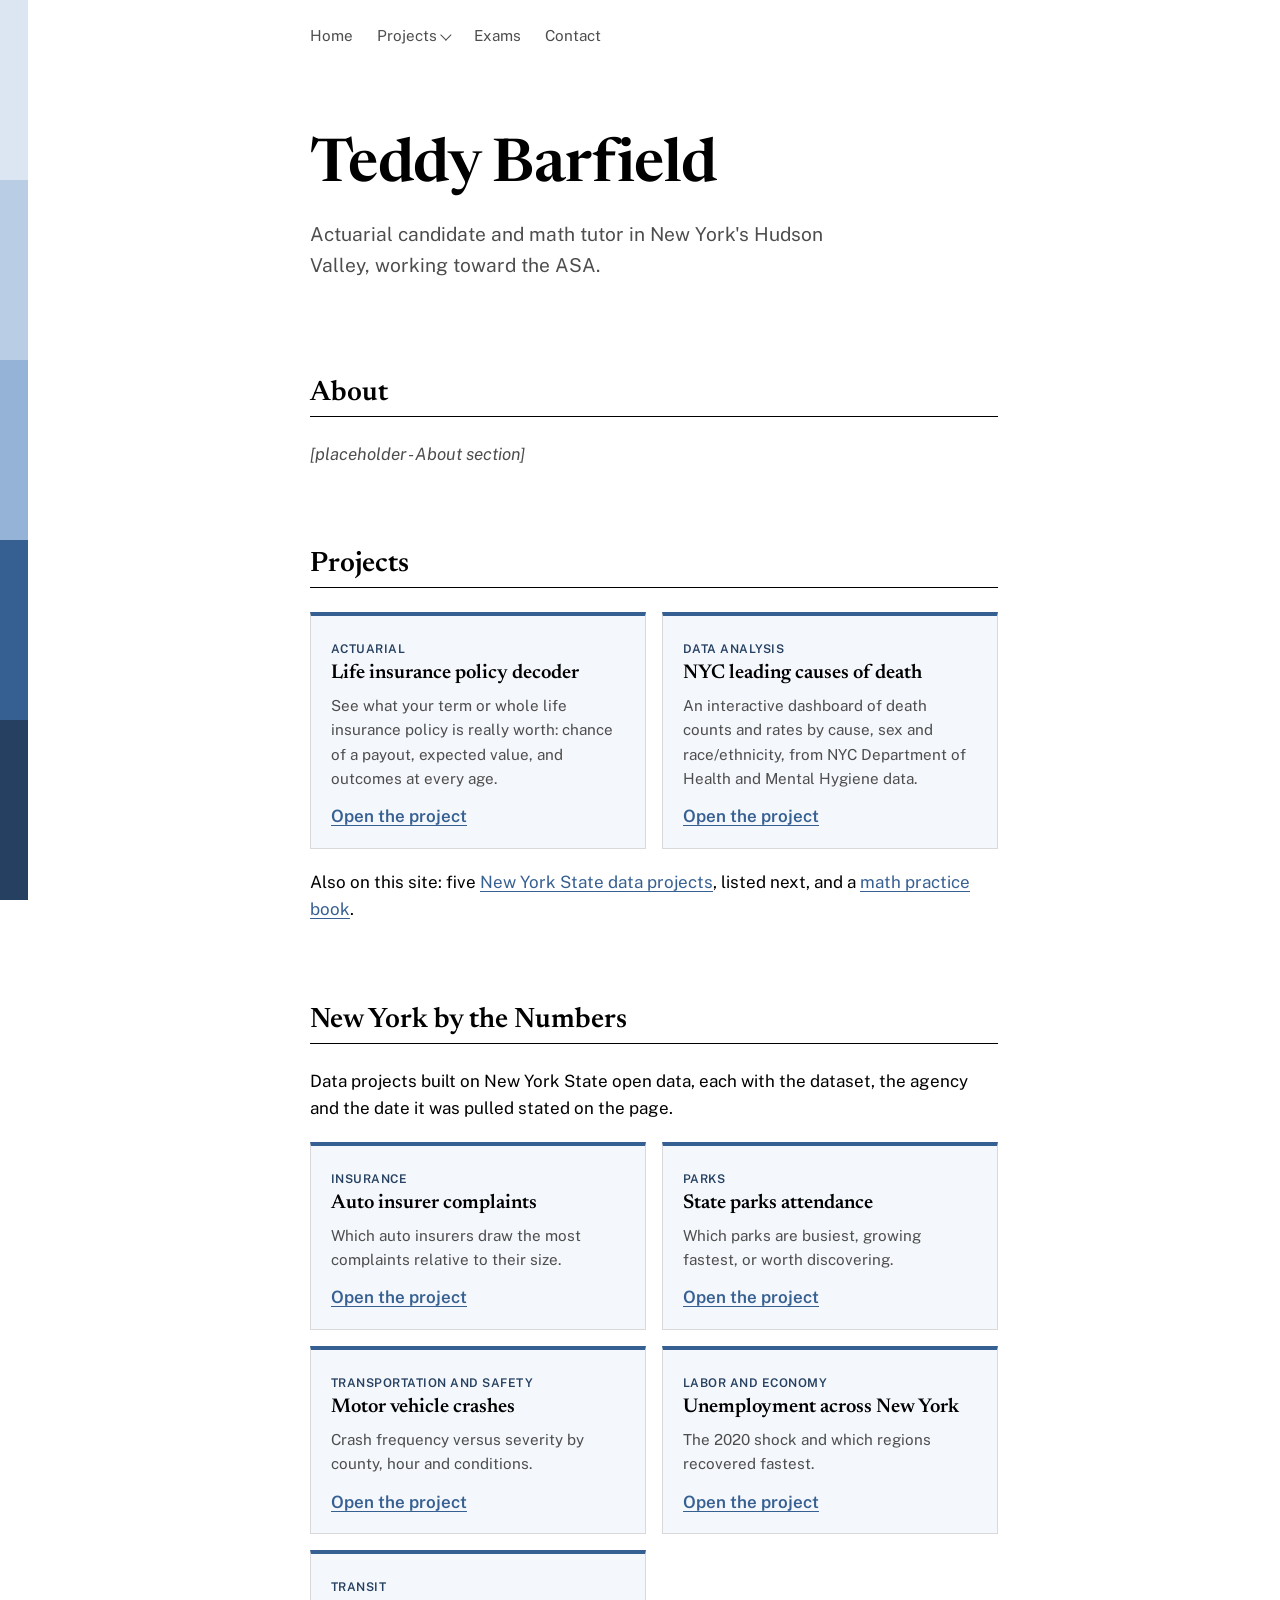
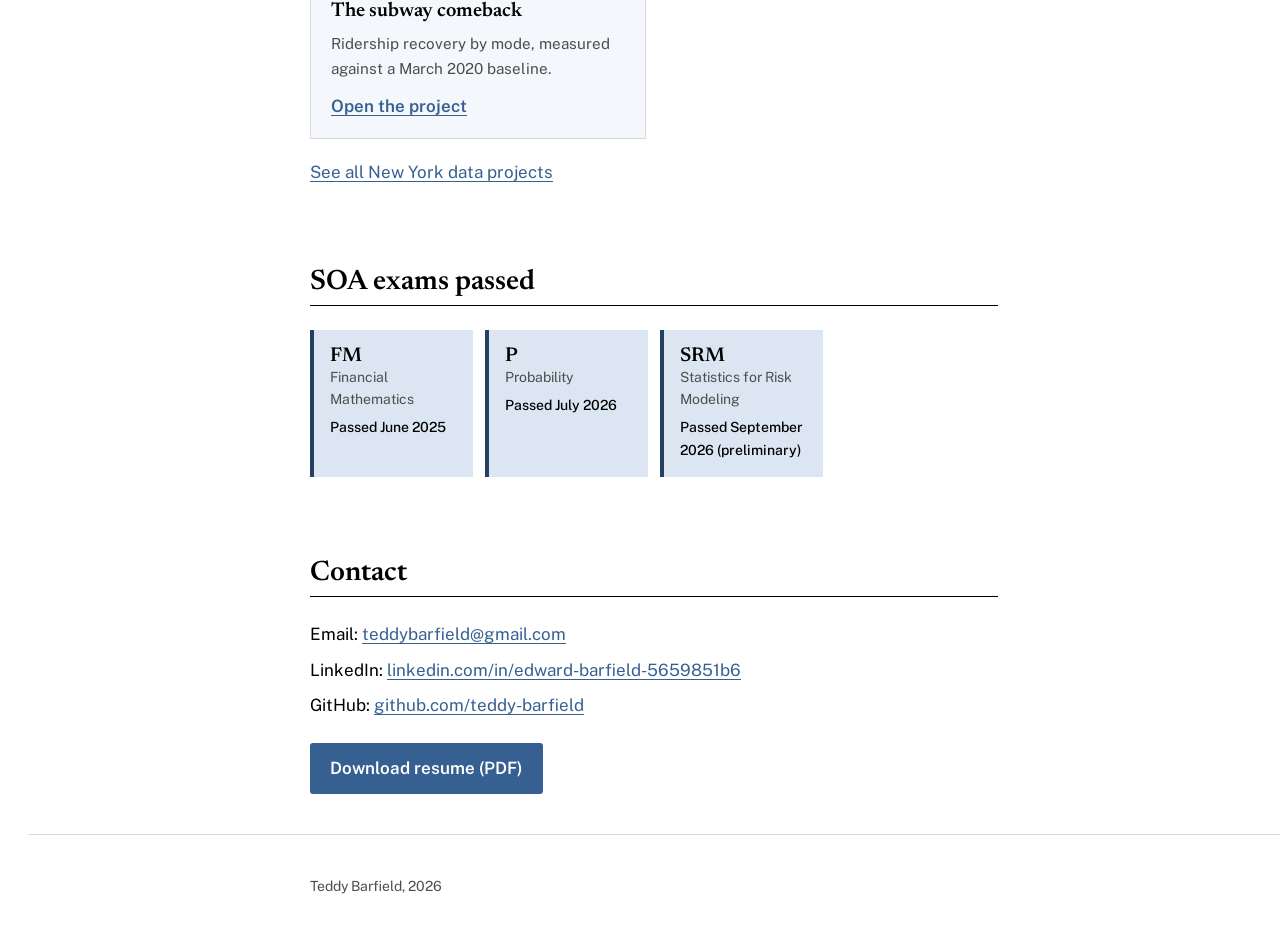
<file: index.html>
<!DOCTYPE html>
<html lang="en">
<head>
  <meta charset="UTF-8">
  <meta name="viewport" content="width=device-width, initial-scale=1">
  <title>Teddy Barfield — Actuarial Portfolio</title>
  <link rel="preconnect" href="https://fonts.googleapis.com">
  <link rel="preconnect" href="https://fonts.gstatic.com" crossorigin>
  <link href="https://fonts.googleapis.com/css2?family=Newsreader:ital,opsz,wght@0,6..72,400;0,6..72,600;1,6..72,400&family=Public+Sans:wght@400;500;600&display=swap" rel="stylesheet">
  <link rel="stylesheet" href="style.css">
  <link rel="stylesheet" href="assets/css/projects.css">
</head>
<body>

  <nav aria-label="Main">
    <div class="wrap">
      <a href="index.html">Home</a>
      <div class="menu">
        <button class="menu-toggle" aria-expanded="false" aria-controls="projects-menu">Projects</button>
        <!-- EDIT: add a <li> for each project page. Group headings are optional. -->
        <ul class="menu-list" id="projects-menu" hidden>
          <li class="group">Actuarial</li>
          <li><a href="projects/term-life-decoder.html">Life insurance policy decoder</a></li>
          <li class="group">Data analysis</li>
          <li><a href="projects/nyc-causes-of-death.html">NYC leading causes of death</a></li>
          <li class="group">New York data</li>
          <li><a href="projects/ny-data/index.html">New York by the Numbers</a></li>
          <li><a href="projects/auto-complaints.html">Auto insurer complaints</a></li>
          <li><a href="projects/state-parks.html">State parks attendance</a></li>
          <li><a href="projects/motor-vehicle-crashes.html">Motor vehicle crashes</a></li>
          <li><a href="projects/unemployment.html">Unemployment across NY</a></li>
          <li><a href="projects/subway-comeback.html">The subway comeback</a></li>
          <li class="group">Teaching</li>
          <li><a href="projects/math-practice-book.html">Math practice book</a></li>
        </ul>
      </div>
      <a href="index.html#exams">Exams</a>
      <a href="index.html#contact">Contact</a>
    </div>
  </nav>

  <header>
    <div class="wrap">
      <h1>Teddy Barfield</h1>
      <p class="lede">Actuarial candidate and math tutor in New York's Hudson Valley, working toward the ASA.</p>
    </div>
  </header>

  <main>
    <section id="about">
      <div class="wrap">
        <h2>About</h2>
        <p class="placeholder">[placeholder - About section]</p>
        <!-- EDIT: replace the line above with your own text, and remove class="placeholder" -->
      </div>
    </section>

    <!-- Every project on the site is listed on this page, in the order of the Projects menu.
         When a project is added, add it here, to the Projects menu on every page, and (for a New York data project) to the hub. -->
    <section id="projects">
      <div class="wrap">
        <h2>Projects</h2>
        <ul class="cards">
          <li class="card">
            <span class="tag">Actuarial</span>
            <h3>Life insurance policy decoder</h3>
            <p>See what your term or whole life insurance policy is really worth: chance of a payout, expected value, and outcomes at every age.</p>
            <a class="card-link" href="projects/term-life-decoder.html">Open the project</a>
          </li>
          <li class="card">
            <span class="tag">Data analysis</span>
            <h3>NYC leading causes of death</h3>
            <p>An interactive dashboard of death counts and rates by cause, sex and race/ethnicity, from NYC Department of Health and Mental Hygiene data.</p>
            <a class="card-link" href="projects/nyc-causes-of-death.html">Open the project</a>
          </li>
        </ul>
        <p class="cards-more">Also on this site: five <a href="#ny-data">New York State data projects</a>, listed next, and a <a href="projects/math-practice-book.html">math practice book</a>.</p>
      </div>
    </section>

    <section id="ny-data">
      <div class="wrap">
        <h2>New York by the Numbers</h2>
        <p>Data projects built on New York State open data, each with the dataset, the agency and the date it was pulled stated on the page.</p>
        <!-- Card order matches the Projects menu and the hub: complaints, parks, crashes, unemployment, subway. -->
        <ul class="cards" style="margin-top:1.25rem">
          <li class="card">
            <span class="tag">Insurance</span>
            <h3>Auto insurer complaints</h3>
            <p>Which auto insurers draw the most complaints relative to their size.</p>
            <a class="card-link" href="projects/auto-complaints.html">Open the project</a>
          </li>
          <li class="card">
            <span class="tag">Parks</span>
            <h3>State parks attendance</h3>
            <p>Which parks are busiest, growing fastest, or worth discovering.</p>
            <a class="card-link" href="projects/state-parks.html">Open the project</a>
          </li>
          <li class="card">
            <span class="tag">Transportation and safety</span>
            <h3>Motor vehicle crashes</h3>
            <p>Crash frequency versus severity by county, hour and conditions.</p>
            <a class="card-link" href="projects/motor-vehicle-crashes.html">Open the project</a>
          </li>
          <li class="card">
            <span class="tag">Labor and economy</span>
            <h3>Unemployment across New York</h3>
            <p>The 2020 shock and which regions recovered fastest.</p>
            <a class="card-link" href="projects/unemployment.html">Open the project</a>
          </li>
          <li class="card">
            <span class="tag">Transit</span>
            <h3>The subway comeback</h3>
            <p>Ridership recovery by mode, measured against a March 2020 baseline.</p>
            <a class="card-link" href="projects/subway-comeback.html">Open the project</a>
          </li>
        </ul>
        <p class="cards-more"><a href="projects/ny-data/index.html">See all New York data projects</a></p>
      </div>
    </section>

    <section id="exams">
      <div class="wrap">
        <h2>SOA exams passed</h2>
        <!-- EDIT: copy an <li> when you pass another exam -->
        <ul class="exams">
          <li><strong>FM</strong><span>Financial Mathematics</span><span class="date">Passed June 2025</span></li>
          <li><strong>P</strong><span>Probability</span><span class="date">Passed July 2026</span></li>
          <li><strong>SRM</strong><span>Statistics for Risk Modeling</span><span class="date">Passed September 2026 (preliminary)</span></li>
        </ul>
      </div>
    </section>

    <section id="contact">
      <div class="wrap">
        <h2>Contact</h2>
        <ul class="contact-list">
          <li>Email: <a href="mailto:teddybarfield@gmail.com">teddybarfield@gmail.com</a></li>
          <li>LinkedIn: <a href="https://www.linkedin.com/in/edward-barfield-5659851b6">linkedin.com/in/edward-barfield-5659851b6</a></li>
          <li>GitHub: <a href="https://github.com/teddy-barfield">github.com/teddy-barfield</a></li>
        </ul>
        <!-- EDIT: upload your resume to files/resume.pdf -->
        <a class="button" href="files/resume.pdf">Download resume (PDF)</a>
      </div>
    </section>
  </main>

  <footer>
    <div class="wrap">Teddy Barfield, 2026</div>
  </footer>

  <script src="menu.js"></script>
</body>
</html>
</file>
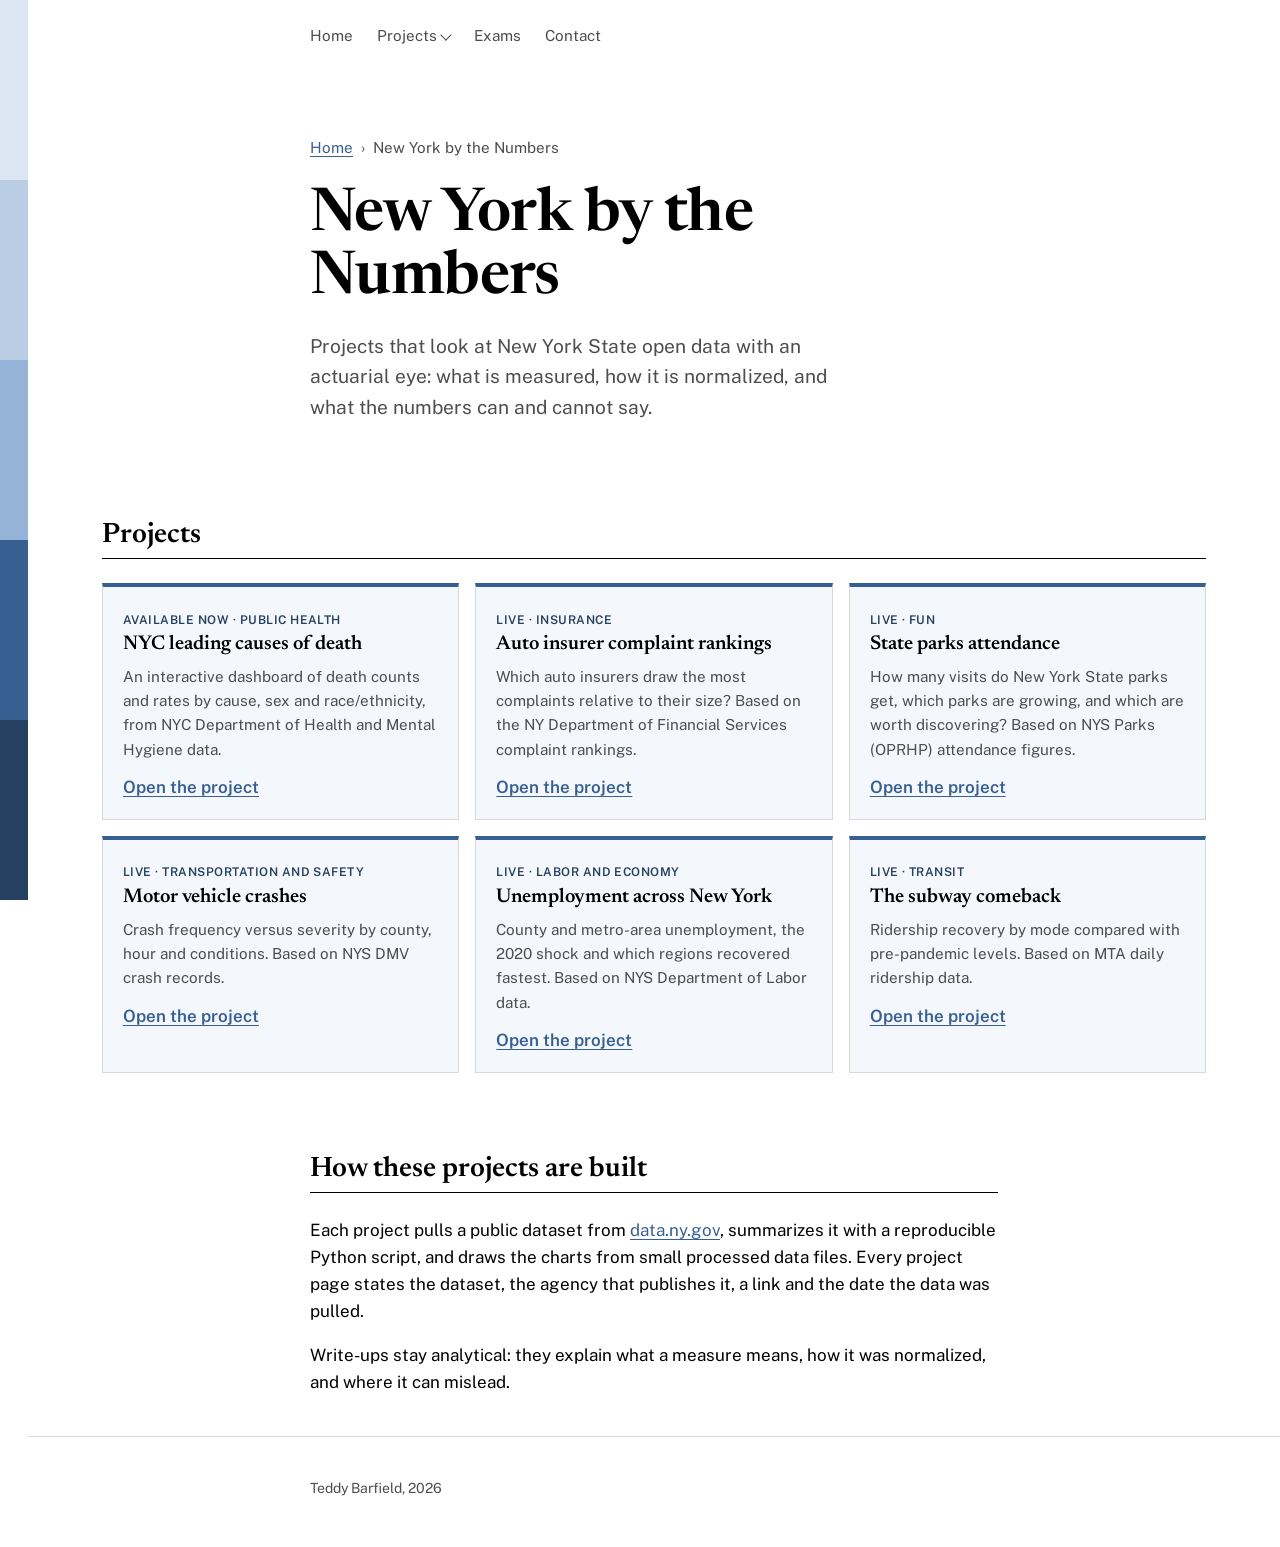
<file: projects/ny-data/index.html>
<!DOCTYPE html>
<html lang="en">
<head>
  <meta charset="UTF-8">
  <meta name="viewport" content="width=device-width, initial-scale=1">
  <title>New York by the Numbers — Teddy Barfield</title>
  <meta name="description" content="A hub for data projects built on New York State open data: insurance complaints, state parks, traffic crashes, unemployment and subway ridership.">
  <link rel="canonical" href="https://teddy-barfield.github.io/projects/ny-data/">
  <meta property="og:type" content="website">
  <meta property="og:site_name" content="Teddy Barfield">
  <meta property="og:title" content="New York by the Numbers — Teddy Barfield">
  <meta property="og:description" content="A hub for data projects built on New York State open data: insurance complaints, state parks, traffic crashes, unemployment and subway ridership.">
  <meta property="og:url" content="https://teddy-barfield.github.io/projects/ny-data/">
  <meta property="og:image" content="https://teddy-barfield.github.io/assets/img/og-ny-data.png">
  <meta property="og:image:type" content="image/png">
  <meta property="og:image:width" content="1200">
  <meta property="og:image:height" content="630">
  <meta property="og:image:alt" content="Title card for New York by the Numbers, listing the six projects on the hub.">
  <meta name="twitter:card" content="summary_large_image">
  <meta name="twitter:title" content="New York by the Numbers — Teddy Barfield">
  <meta name="twitter:description" content="A hub for data projects built on New York State open data: insurance complaints, state parks, traffic crashes, unemployment and subway ridership.">
  <meta name="twitter:image" content="https://teddy-barfield.github.io/assets/img/og-ny-data.png">
  <meta name="twitter:image:alt" content="Title card for New York by the Numbers, listing the six projects on the hub.">
  <link rel="preconnect" href="https://fonts.googleapis.com">
  <link rel="preconnect" href="https://fonts.gstatic.com" crossorigin>
  <link href="https://fonts.googleapis.com/css2?family=Newsreader:ital,opsz,wght@0,6..72,400;0,6..72,600;1,6..72,400&family=Public+Sans:wght@400;500;600&display=swap" rel="stylesheet">
  <link rel="stylesheet" href="../../style.css">
  <link rel="stylesheet" href="../../assets/css/projects.css">
  <style>
    /* Six cards: three per row on a wide screen (two even rows, and room for the longest tag on one line) */
    @media(min-width:900px){.cards{grid-template-columns:repeat(3,minmax(0,1fr))}}
  </style>
</head>
<body>

  <nav aria-label="Main">
    <div class="wrap">
      <a href="../../index.html">Home</a>
      <div class="menu">
        <button class="menu-toggle" aria-expanded="false" aria-controls="projects-menu">Projects</button>
        <ul class="menu-list" id="projects-menu" hidden>
          <li class="group">Actuarial</li>
          <li><a href="../../projects/term-life-decoder.html">Life insurance policy decoder</a></li>
          <li class="group">Data analysis</li>
          <li><a href="../../projects/nyc-causes-of-death.html">NYC leading causes of death</a></li>
          <li class="group">New York data</li>
          <li><a href="../../projects/ny-data/index.html">New York by the Numbers</a></li>
          <li><a href="../../projects/auto-complaints.html">Auto insurer complaints</a></li>
          <li><a href="../../projects/state-parks.html">State parks attendance</a></li>
          <li><a href="../../projects/motor-vehicle-crashes.html">Motor vehicle crashes</a></li>
          <li><a href="../../projects/unemployment.html">Unemployment across NY</a></li>
          <li><a href="../../projects/subway-comeback.html">The subway comeback</a></li>
          <li class="group">Teaching</li>
          <li><a href="../../projects/math-practice-book.html">Math practice book</a></li>
        </ul>
      </div>
      <a href="../../index.html#exams">Exams</a>
      <a href="../../index.html#contact">Contact</a>
    </div>
  </nav>

  <header>
    <div class="wrap">
      <nav class="crumbs" aria-label="Breadcrumb">
        <ol>
          <li><a href="../../index.html">Home</a></li>
          <li aria-current="page">New York by the Numbers</li>
        </ol>
      </nav>
      <h1 style="margin-top:1.5rem">New York by the Numbers</h1>
      <p class="lede">Projects that look at New York State open data with an actuarial eye: what is measured, how it is normalized, and what the numbers can and cannot say.</p>
    </div>
  </header>

  <main>
    <section>
      <div class="wrap-wide">
        <h2>Projects</h2>
        <ul class="cards">
          <li class="card">
            <span class="tag">Available now · Public health</span>
            <h3>NYC leading causes of death</h3>
            <p>An interactive dashboard of death counts and rates by cause, sex and race/ethnicity, from NYC Department of Health and Mental Hygiene data.</p>
            <a class="card-link" href="../nyc-causes-of-death.html">Open the project</a>
          </li>
          <li class="card">
            <span class="tag">Live · Insurance</span>
            <h3>Auto insurer complaint rankings</h3>
            <p>Which auto insurers draw the most complaints relative to their size? Based on the NY Department of Financial Services complaint rankings.</p>
            <a class="card-link" href="../auto-complaints.html">Open the project</a>
          </li>
          <li class="card">
            <span class="tag">Live · Fun</span>
            <h3>State parks attendance</h3>
            <p>How many visits do New York State parks get, which parks are growing, and which are worth discovering? Based on NYS Parks (OPRHP) attendance figures.</p>
            <a class="card-link" href="../state-parks.html">Open the project</a>
          </li>
          <li class="card">
            <span class="tag">Live · Transportation and safety</span>
            <h3>Motor vehicle crashes</h3>
            <p>Crash frequency versus severity by county, hour and conditions. Based on NYS DMV crash records.</p>
            <a class="card-link" href="../motor-vehicle-crashes.html">Open the project</a>
          </li>
          <li class="card">
            <span class="tag">Live · Labor and economy</span>
            <h3>Unemployment across New York</h3>
            <p>County and metro-area unemployment, the 2020 shock and which regions recovered fastest. Based on NYS Department of Labor data.</p>
            <a class="card-link" href="../unemployment.html">Open the project</a>
          </li>
          <li class="card">
            <span class="tag">Live · Transit</span>
            <h3>The subway comeback</h3>
            <p>Ridership recovery by mode compared with pre-pandemic levels. Based on MTA daily ridership data.</p>
            <a class="card-link" href="../subway-comeback.html">Open the project</a>
          </li>
        </ul>
      </div>
    </section>

    <section>
      <div class="wrap">
        <h2>How these projects are built</h2>
        <div class="prose">
          <p>Each project pulls a public dataset from <a href="https://data.ny.gov">data.ny.gov</a>, summarizes it with a reproducible Python script, and draws the charts from small processed data files. Every project page states the dataset, the agency that publishes it, a link and the date the data was pulled.</p>
          <p>Write-ups stay analytical: they explain what a measure means, how it was normalized, and where it can mislead.</p>
        </div>
      </div>
    </section>
  </main>

  <footer>
    <div class="wrap">Teddy Barfield, 2026</div>
  </footer>

  <script src="../../menu.js"></script>
</body>
</html>
</file>
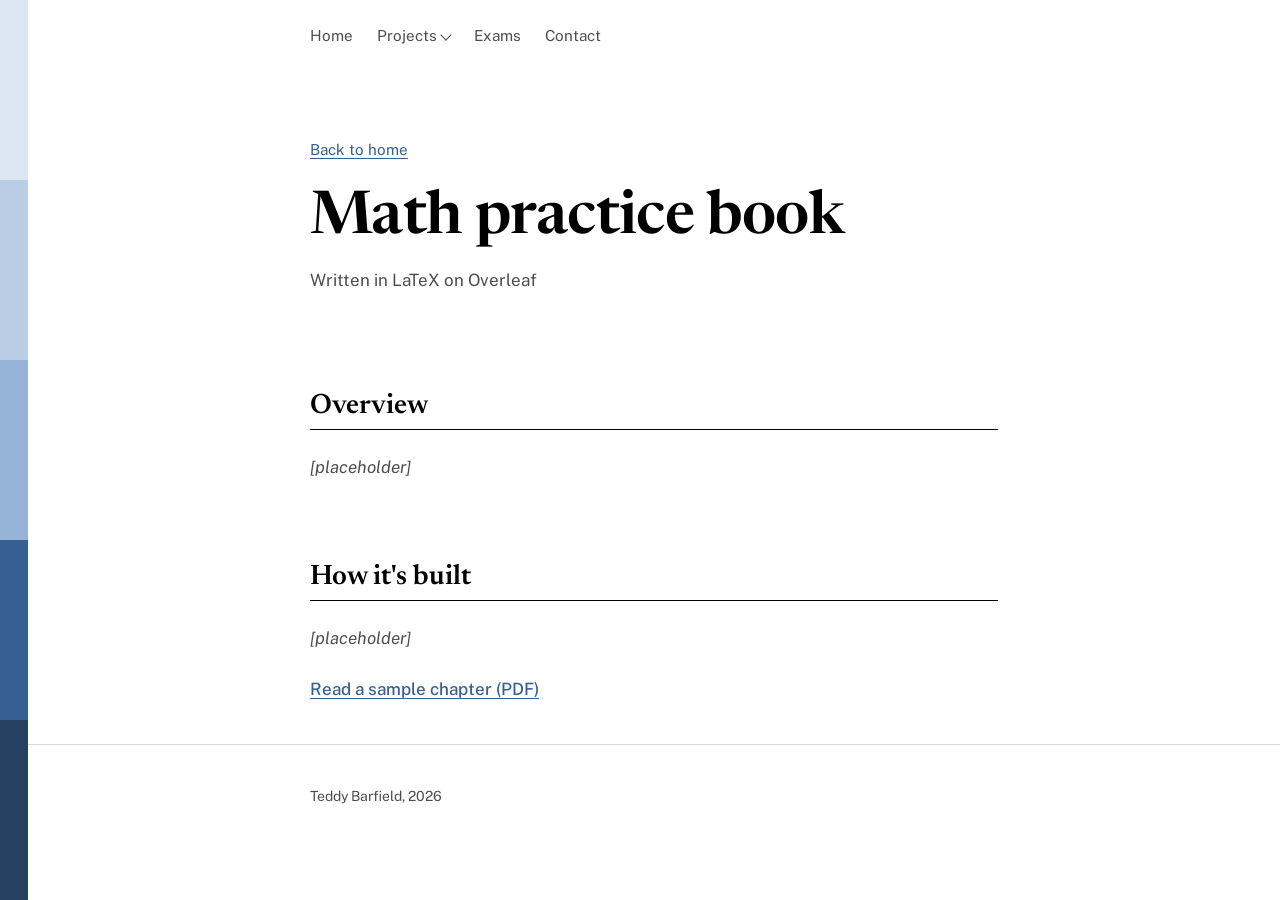
<file: projects/math-practice-book.html>
<!DOCTYPE html>
<html lang="en">
<head>
  <meta charset="UTF-8">
  <meta name="viewport" content="width=device-width, initial-scale=1">
  <title>Math practice book — Teddy Barfield</title>
  <link rel="preconnect" href="https://fonts.googleapis.com">
  <link rel="preconnect" href="https://fonts.gstatic.com" crossorigin>
  <link href="https://fonts.googleapis.com/css2?family=Newsreader:ital,opsz,wght@0,6..72,400;0,6..72,600;1,6..72,400&family=Public+Sans:wght@400;500;600&display=swap" rel="stylesheet">
  <link rel="stylesheet" href="../style.css">
</head>
<body>

  <nav aria-label="Main">
    <div class="wrap">
      <a href="../index.html">Home</a>
      <div class="menu">
        <button class="menu-toggle" aria-expanded="false" aria-controls="projects-menu">Projects</button>
        <!-- EDIT: add a <li> for each project page. Group headings are optional. -->
        <ul class="menu-list" id="projects-menu" hidden>
          <li class="group">Actuarial</li>
          <li><a href="../projects/term-life-decoder.html">Life insurance policy decoder</a></li>
          <li class="group">Data analysis</li>
          <li><a href="../projects/nyc-causes-of-death.html">NYC leading causes of death</a></li>
          <li class="group">New York data</li>
          <li><a href="../projects/ny-data/index.html">New York by the Numbers</a></li>
          <li><a href="../projects/auto-complaints.html">Auto insurer complaints</a></li>
          <li><a href="../projects/state-parks.html">State parks attendance</a></li>
          <li><a href="../projects/motor-vehicle-crashes.html">Motor vehicle crashes</a></li>
          <li><a href="../projects/unemployment.html">Unemployment across NY</a></li>
          <li><a href="../projects/subway-comeback.html">The subway comeback</a></li>
          <li class="group">Teaching</li>
          <li><a href="../projects/math-practice-book.html">Math practice book</a></li>
        </ul>
      </div>
      <a href="../index.html#exams">Exams</a>
      <a href="../index.html#contact">Contact</a>
    </div>
  </nav>

  <header>
    <div class="wrap">
      <a class="back" href="../index.html">Back to home</a>
      <h1 style="margin-top:1.5rem">Math practice book</h1>
      <p class="meta">Written in LaTeX on Overleaf</p>
    </div>
  </header>

  <main>
    <section>
      <div class="wrap">
        <h2>Overview</h2>
        <p class="placeholder">[placeholder]</p>
      </div>
    </section>
    <section>
      <div class="wrap">
        <h2>How it's built</h2>
        <p class="placeholder">[placeholder]</p>
        <div class="links">
          <!-- EDIT: upload the PDF to files/sample-chapter.pdf -->
          <a href="../files/sample-chapter.pdf">Read a sample chapter (PDF)</a>
        </div>
      </div>
    </section>
  </main>

  <footer>
    <div class="wrap">Teddy Barfield, 2026</div>
  </footer>

  <script src="../menu.js"></script>
</body>
</html>
</file>
<file: style.css>
:root {
  /* Palette taken from the resume */
  --paper:  #FFFFFF;   /* page */
  --sheet:  #DCE6F2;   /* light blue fills */
  --ink:    #000000;   /* text, like the resume */
  --muted:  #4D4D4D;   /* secondary text */
  --rule:   #D9D9D9;   /* light grey lines, from the exam table */
  --accent: #376092;   /* links, buttons */
  --mark:   #254061;   /* darkest blue */
  --band-1: #DCE6F2;
  --band-2: #B9CDE5;
  --band-3: #95B3D7;
  --band-4: #376092;
  --band-5: #254061;
  --serif: "Newsreader", Georgia, "Times New Roman", serif;
  --sans:  "Public Sans", system-ui, -apple-system, "Segoe UI", sans-serif;
}

/* Stepped blue stripe down the left edge, matching the resume */
body::before {
  content: ""; position: fixed; top: 0; bottom: 0; left: 0; width: 1.75rem; z-index: 20;
  background: linear-gradient(to bottom,
    var(--band-1) 0 20%, var(--band-2) 20% 40%, var(--band-3) 40% 60%,
    var(--band-4) 60% 80%, var(--band-5) 80% 100%);
}
body { padding-left: 1.75rem; }
@media (max-width: 600px) {
  body::before { width: .6rem; }
  body { padding-left: .6rem; }
}
* { box-sizing: border-box; margin: 0; padding: 0; }
html { scroll-behavior: smooth; }
@media (prefers-reduced-motion: reduce) { html { scroll-behavior: auto; } }
body { background: var(--paper); color: var(--ink); font: 400 1.0625rem/1.6 var(--sans); }
a { color: var(--accent); text-underline-offset: 3px; }
a:hover { color: var(--mark); }
:focus-visible { outline: 3px solid var(--accent); outline-offset: 3px; }
.wrap { max-width: 46rem; margin: 0 auto; padding: 0 1.5rem; }

/* Navigation */
nav { padding: 1.5rem 0; }
nav .wrap { display: flex; gap: 1.5rem; flex-wrap: wrap; align-items: center; font-size: .95rem; }
nav a, .menu-toggle { color: var(--muted); text-decoration: none; }
nav a:hover, .menu-toggle:hover { color: var(--ink); text-decoration: underline; }

/* Dropdown */
.menu { position: relative; }
.menu-toggle {
  background: none; border: 0; font: inherit; cursor: pointer;
  display: inline-flex; align-items: center; gap: .35em; padding: 0;
}
.menu-toggle::after {
  content: ""; width: .45em; height: .45em; margin-top: -.2em;
  border-right: 1.5px solid currentColor; border-bottom: 1.5px solid currentColor;
  transform: rotate(45deg); transition: transform .15s;
}
.menu-toggle[aria-expanded="true"]::after { transform: rotate(-135deg); margin-top: .2em; }
.menu-list {
  position: absolute; top: calc(100% + .6rem); left: 0; z-index: 10;
  min-width: 16rem; list-style: none; padding: .4rem 0;
  background: var(--sheet); border: 1px solid var(--rule); border-top: 3px solid var(--accent);
  box-shadow: 0 6px 18px rgba(29, 43, 58, .12);
}
.menu-list[hidden] { display: none; }
.menu-list a { display: block; padding: .55rem 1rem; color: var(--ink); }
.menu-list a:hover, .menu-list a:focus-visible { background: var(--paper); text-decoration: none; outline-offset: -3px; }
.menu-list .group {
  padding: .6rem 1rem .2rem; font-size: .8rem; font-weight: 600; color: var(--muted);
}
.menu-list .group:not(:first-child) { border-top: 1px solid var(--rule); margin-top: .4rem; }

/* Hero */
header { padding: 4rem 0 3.5rem; }
h1 { font: 600 clamp(2.5rem, 7vw, 3.75rem)/1.05 var(--serif); letter-spacing: -0.01em; }
.lede { margin-top: 1.25rem; font-size: 1.2rem; color: var(--muted); max-width: 34rem; }

/* Sections */
section { padding: 2.5rem 0; }
h2 { font: 600 1.75rem/1.2 var(--serif); margin-bottom: 1.5rem; padding-bottom: .35rem; border-bottom: 1.5px solid var(--ink); }
p + p { margin-top: 1rem; }
.placeholder { color: var(--muted); font-style: italic; }

/* Exams */
.exams { list-style: none; display: grid; grid-template-columns: repeat(auto-fill, minmax(9rem, 1fr)); gap: .75rem; }
.exams li { background: var(--sheet); padding: 1rem; border-left: 4px solid var(--mark); }
.exams strong { display: block; font: 600 1.25rem var(--serif); }
.exams span { display: block; font-size: .875rem; color: var(--muted); }
.exams .date { margin-top: .35rem; color: var(--ink); font-weight: 500; }

/* Project pages */
.back { font-size: .95rem; }
.meta { margin-top: 1rem; color: var(--muted); }
.links { margin-top: 1.5rem; display: flex; gap: 1.25rem; flex-wrap: wrap; font-weight: 500; }

/* Contact */
.contact-list { list-style: none; }
.contact-list li + li { margin-top: .5rem; }
.button {
  display: inline-block; margin-top: 1.5rem; padding: .75rem 1.25rem;
  background: var(--accent); color: #fff; text-decoration: none; font-weight: 600; border-radius: 3px;
}
.button:hover { background: var(--mark); color: #fff; }

footer { padding: 2.5rem 0 3rem; border-top: 1px solid var(--rule); font-size: .875rem; color: var(--muted); }
</file>
<file: assets/css/projects.css>
/* Shared kit for data-project pages. Load AFTER ../../style.css (it reuses those tokens).
   Rules of thumb: every grid column is minmax(0, 1fr); every table sits in .table-scroll. */

:root {
  /* Chart palette: same blues/colours already used on the older project pages */
  --c1: #376092; --c2: #C08A2B; --c3: #4C7A3D; --c4: #6A4C93; --c5: #2E86AB;
  --c6: #B0607A; --c7: #7A6A55; --c8: #3D9970; --c9: #8E8E3E;
  --neg: #9B2C2C;           /* the one "bad / negative" red */
  --tint: #F4F7FB;          /* very light panel fill */
}

.wrap-wide { max-width: 72rem; margin: 0 auto; padding: 0 1.5rem; }
.prose { max-width: 46rem; }
.prose p { margin-top: 1rem; }
.prose p:first-child { margin-top: 0; }
.prose h3 { font: 600 1.15rem var(--serif); margin-top: 1.75rem; }
.meta span { white-space: nowrap; }   /* keeps the pull date on one line */

/* Grid helpers */
.grid { display: grid; gap: 1rem; grid-template-columns: minmax(0, 1fr); }
@media (min-width: 640px) {
  .grid.cols-2 { grid-template-columns: repeat(2, minmax(0, 1fr)); }
  .grid.cols-3 { grid-template-columns: repeat(3, minmax(0, 1fr)); }
}

/* Cards (used by the hub page) */
.cards { list-style: none; display: grid; gap: 1rem; grid-template-columns: repeat(auto-fill, minmax(min(100%, 16rem), 1fr)); }
.card { background: var(--tint); border: 1px solid var(--rule); border-top: 4px solid var(--accent); padding: 1.1rem 1.25rem; min-width: 0; }
.card h3 { font: 600 1.25rem/1.25 var(--serif); }
.card p { margin-top: .5rem; font-size: .95rem; color: var(--muted); }
.card .tag { display: inline-block; font-size: .75rem; font-weight: 600; text-transform: uppercase; letter-spacing: .04em; color: var(--mark); }
.card a.card-link { display: inline-block; margin-top: .75rem; font-weight: 600; }

/* Stat tiles */
.stats { list-style: none; margin-top: 1.25rem; display: grid; gap: .75rem; grid-template-columns: repeat(auto-fill, minmax(min(100%, 10rem), 1fr)); }
.stats li { background: var(--sheet); border-left: 4px solid var(--mark); padding: .8rem 1rem; min-width: 0; }
.stats .num { display: block; font: 600 1.6rem/1.1 var(--serif); white-space: nowrap; }   /* a figure never breaks mid-number */
.stats .lbl { display: block; margin-top: .25rem; font-size: .85rem; color: var(--muted); }

/* Charts */
figure.chart { margin: 1.5rem 0; min-width: 0; }
.chart-box { position: relative; width: 100%; height: 22rem; }
.chart-box.short { height: 16rem; }
.chart-box.tall { height: 30rem; }
@media (max-width: 600px) {
  .chart-box { height: 18rem; }
  .chart-box.tall { height: 24rem; }
}
figcaption { margin-top: .6rem; font-size: .875rem; color: var(--muted); }
.chart-fallback { padding: 1rem; background: var(--tint); border: 1px dashed var(--rule); color: var(--muted); font-size: .9rem; }

/* Callout */
.callout { margin: 1.5rem 0; padding: 1rem 1.25rem; background: var(--sheet); border-left: 4px solid var(--accent); }
.callout strong:first-child { display: block; font: 600 1.1rem var(--serif); margin-bottom: .25rem; }
.callout.warn { border-left-color: var(--neg); background: #F7ECEA; }

/* Tables */
.table-scroll { overflow-x: auto; max-width: 100%; margin: 1.25rem 0; -webkit-overflow-scrolling: touch; }
.table-scroll:focus-visible { outline: 3px solid var(--accent); }
table.data { border-collapse: collapse; width: 100%; font-size: .92rem; }
table.data caption { text-align: left; font-size: .875rem; color: var(--muted); padding-bottom: .5rem; }
table.data th, table.data td { padding: .5rem .75rem; border-bottom: 1px solid var(--rule); text-align: left; white-space: nowrap; }
table.data th { background: var(--sheet); font-weight: 600; position: sticky; top: 0; }
table.data td.num, table.data th.num { text-align: right; font-variant-numeric: tabular-nums; }
table.data th button { all: unset; cursor: pointer; font-weight: 600; }
table.data th button:focus-visible { outline: 3px solid var(--accent); }
table.data th[aria-sort="ascending"] button::after { content: " \25B2"; font-size: .7em; }
table.data th[aria-sort="descending"] button::after { content: " \25BC"; font-size: .7em; }
/* Phones: let names and column headings wrap so the number columns are on screen, and say so when a table still scrolls */
@media (max-width: 600px) {
  table.data { font-size: .85rem; }
  table.data th, table.data td { padding: .45rem .5rem; }
  table.data thead th, table.data tbody th, table.data td:first-child { white-space: normal; }
  table.data tbody th { min-width: 7.5rem; }
  table.data td:first-child { min-width: 9rem; }
  /* keep the caption readable when the table is wider than the screen (3.6rem = page gutters + stripe) */
  table.data caption { position: sticky; left: 0; max-width: calc(100vw - 3.6rem); }
}
.table-scroll.can-scroll::before { content: "Scroll sideways to see every column \2192"; display: block; position: sticky; left: 0; width: max-content; max-width: 100%; margin-bottom: .35rem; font-size: .8rem; color: var(--muted); }

/* Data source block: the roadmap requires dataset, link, agency and pull date on every project page */
.data-source { margin-top: 1.5rem; padding: 1rem 1.25rem; border: 1px solid var(--rule); background: var(--tint); font-size: .92rem; }
.data-source dl { display: grid; grid-template-columns: max-content minmax(0, 1fr); gap: .3rem 1rem; }
.data-source dt { font-weight: 600; }
.data-source dd { overflow-wrap: anywhere; }
@media (max-width: 480px) {
  .data-source dl { grid-template-columns: minmax(0, 1fr); }
  .data-source dd { margin-bottom: .5rem; }
}

/* Collapsed data table under charts that have no table of their own (added by charts.js) */
.chart-data { margin: .5rem 0 1rem; font-size: .9rem; }
.chart-data summary { cursor: pointer; color: var(--accent); padding: .25rem 0; }
.chart-data-scroll { max-height: 22rem; overflow: auto; }
.chart-data-scroll table.data th[scope=row] { position: static; background: none; font-weight: 400; }

/* Breadcrumb trail at the top of the hub and the data pages (replaces "Back to home").
   It is a <nav>, so the first rule undoes the main menu's padding from style.css. */
nav.crumbs { padding: 0; font-size: .95rem; }
.crumbs ol { list-style: none; display: flex; flex-wrap: wrap; gap: .15rem .5rem; }
.crumbs li { display: flex; gap: .5rem; color: var(--muted); }
.crumbs li + li::before { content: "\203A"; color: var(--muted); }   /* › between steps, not read as a link */
.crumbs a { color: var(--accent); text-decoration: underline; }
.crumbs a:hover { color: var(--mark); }

/* Previous / next project links at the foot of each data page */
nav.pager { padding: 0 0 3rem; }
.pager .wrap { display: grid; grid-template-columns: repeat(2, minmax(0, 1fr)); gap: .75rem; font-size: 1rem; align-items: stretch; }
.pager a { display: block; padding: .8rem 1rem; background: var(--tint); border: 1px solid var(--rule); border-top: 4px solid var(--accent); color: var(--ink); text-decoration: none; min-width: 0; }
.pager a:hover, .pager a:focus-visible { background: var(--sheet); color: var(--ink); text-decoration: none; }
.pager a:hover .pager-title { text-decoration: underline; }
.pager-prev { grid-column: 1; }
.pager-next { grid-column: 2; text-align: right; }
.pager-dir { display: block; font-size: .75rem; font-weight: 600; text-transform: uppercase; letter-spacing: .04em; color: var(--mark); }
.pager-prev .pager-dir::before { content: "\2190\00A0"; }
.pager-next .pager-dir::after { content: "\00A0\2192"; }
.pager-title { display: block; margin-top: .15rem; font: 600 1.15rem/1.25 var(--serif); }
.pager a.pager-all { grid-column: 1 / -1; text-align: center; border-top-width: 1px; background: none; color: var(--accent); font-weight: 600; text-decoration: underline; }
.pager a.pager-all:hover { color: var(--mark); background: var(--tint); }
@media (max-width: 480px) {
  .pager .wrap { grid-template-columns: minmax(0, 1fr); }
  .pager-prev, .pager-next { grid-column: 1; }
  .pager-next { text-align: left; }
}

/* "On this page" jump list under the title of each data page: one link per section, in page order.
   It is a <nav>, so the first rule undoes the main menu's padding and link colours from style.css. */
nav.toc { margin-top: 1.75rem; padding: .85rem 1.1rem 1rem; background: var(--tint); border: 1px solid var(--rule); border-left: 4px solid var(--accent); font-size: .95rem; }
.toc-title { font-size: .75rem; font-weight: 600; text-transform: uppercase; letter-spacing: .04em; color: var(--mark); }
.toc ol { list-style: none; margin-top: .35rem; }
.toc li { break-inside: avoid; }
.toc a { display: inline-block; padding: .2rem 0; color: var(--accent); text-decoration: underline; }
.toc a:hover { color: var(--mark); }
@media (min-width: 640px) {
  .toc ol { columns: 2; column-gap: 2rem; }
}
/* a little air above whatever a jump link lands on */
section[id], h2[id], .data-source[id], nav.toc[id] { scroll-margin-top: 1rem; }

/* Line under a card grid ("See all ...", "Also on this site ..."): a gap so it does not touch the cards */
.cards-more { margin-top: 1.25rem; }

/* "On this page" return button (added by assets/js/page-nav.js on pages that have the jump list).
   Fixed to the bottom-right corner; shown only after the list has scrolled off the top of the screen. */
nav.toc:focus { outline: none; }
nav.toc:focus-visible { outline: 3px solid var(--accent); outline-offset: 3px; }
.to-toc { position: fixed; right: 1rem; bottom: 1rem; z-index: 15; display: inline-flex; align-items: center; gap: .4rem; min-height: 2.75rem; padding: .5rem .95rem; background: var(--accent); color: #fff; font-size: .875rem; font-weight: 600; line-height: 1.2; text-decoration: none; border-radius: 3px; box-shadow: 0 4px 14px rgba(29, 43, 58, .25); }
.to-toc::before { content: "\2191"; }   /* up arrow: decoration, the link has its own label */
.to-toc:hover { background: var(--mark); color: #fff; }
.to-toc:focus-visible { outline: 3px solid var(--mark); outline-offset: 3px; }
.to-toc[hidden] { display: none; }
body.has-to-toc > footer { padding-bottom: 5.5rem; }   /* room for the button at the very end of the page */
@media print { .to-toc { display: none; } }
</file>
